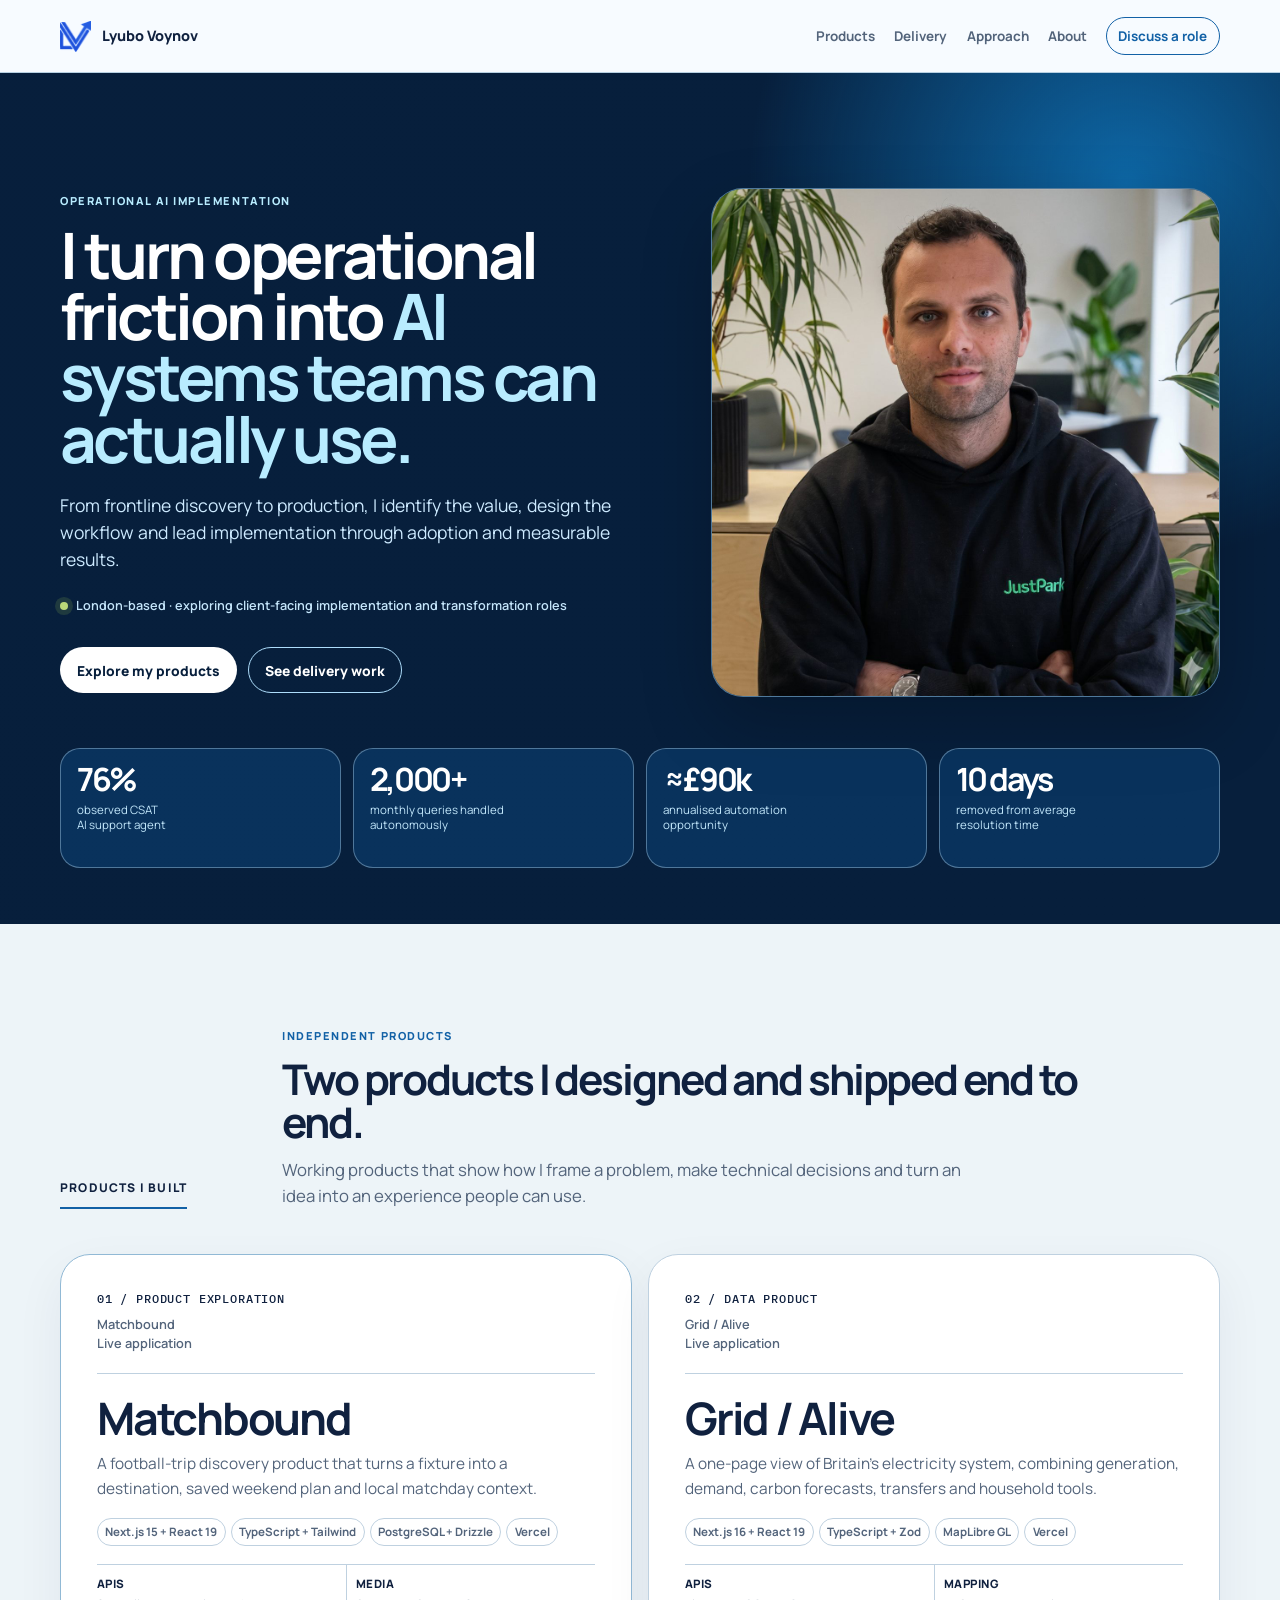
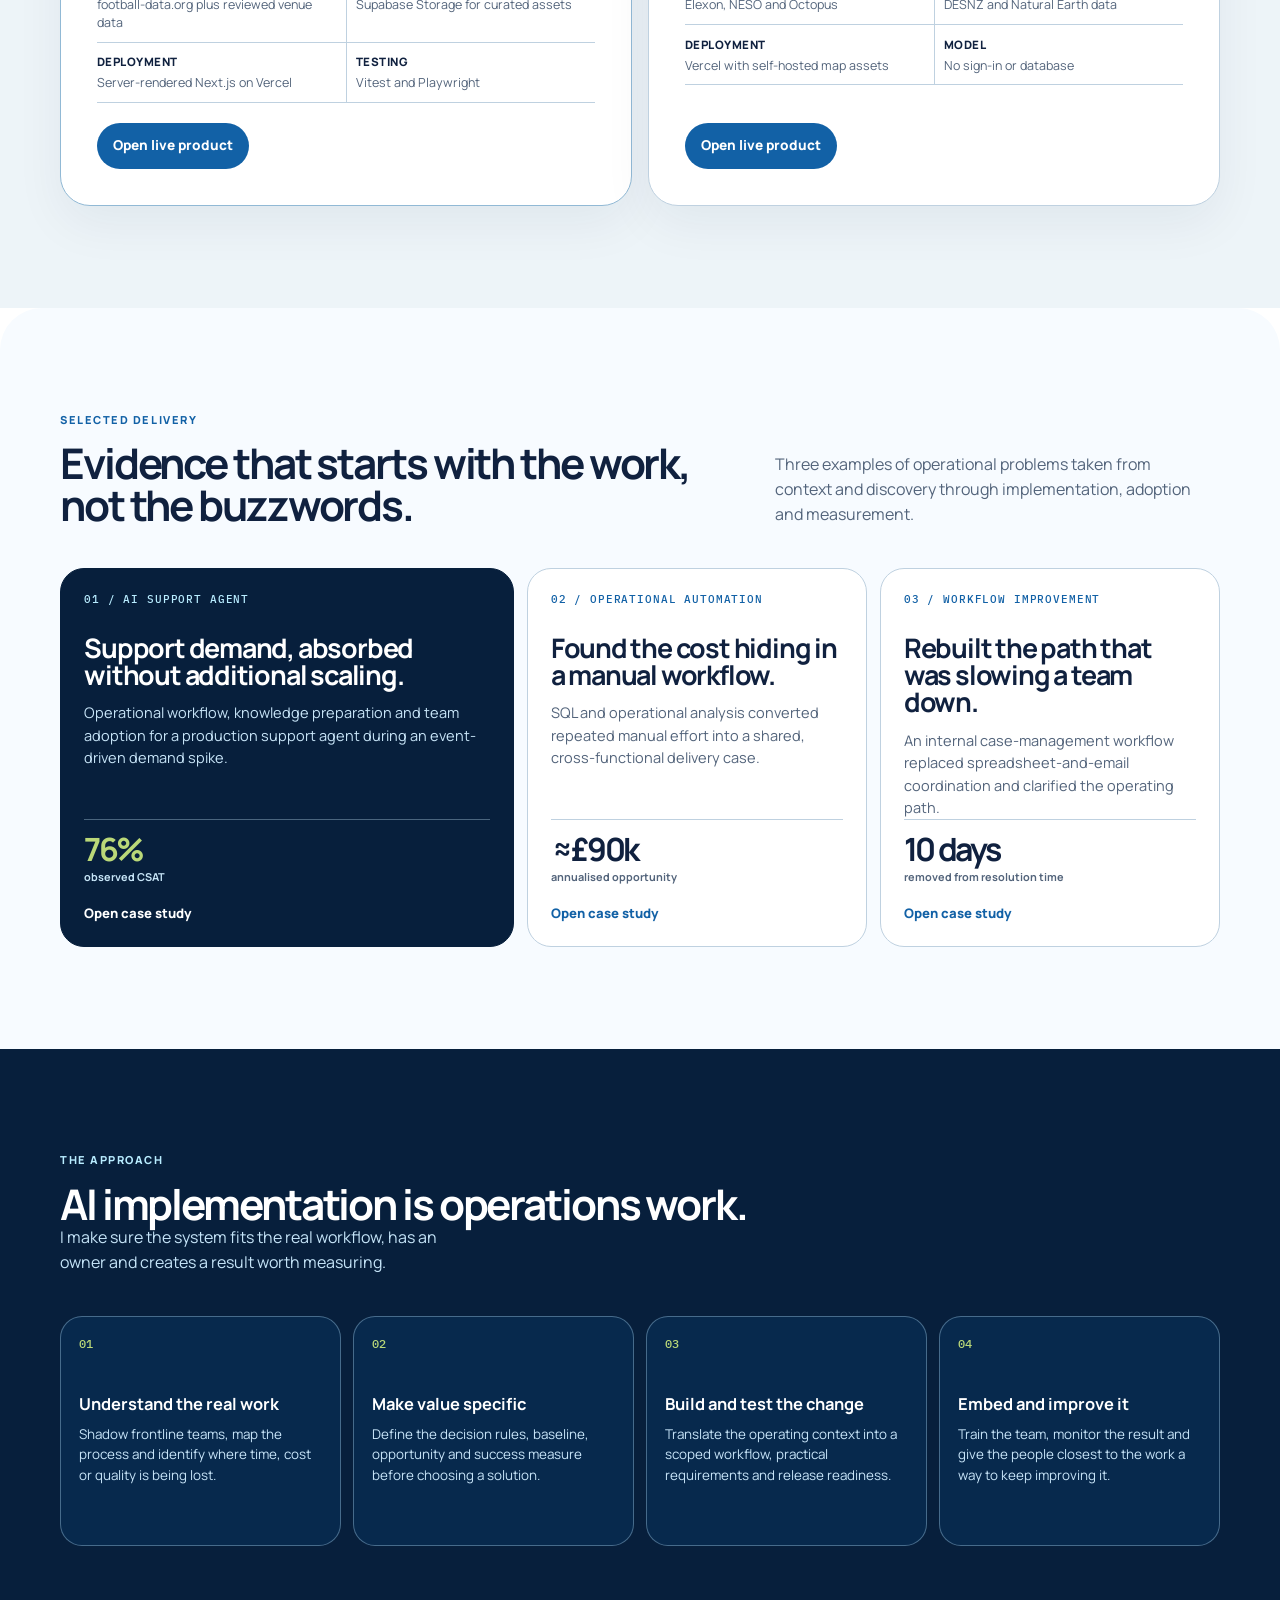
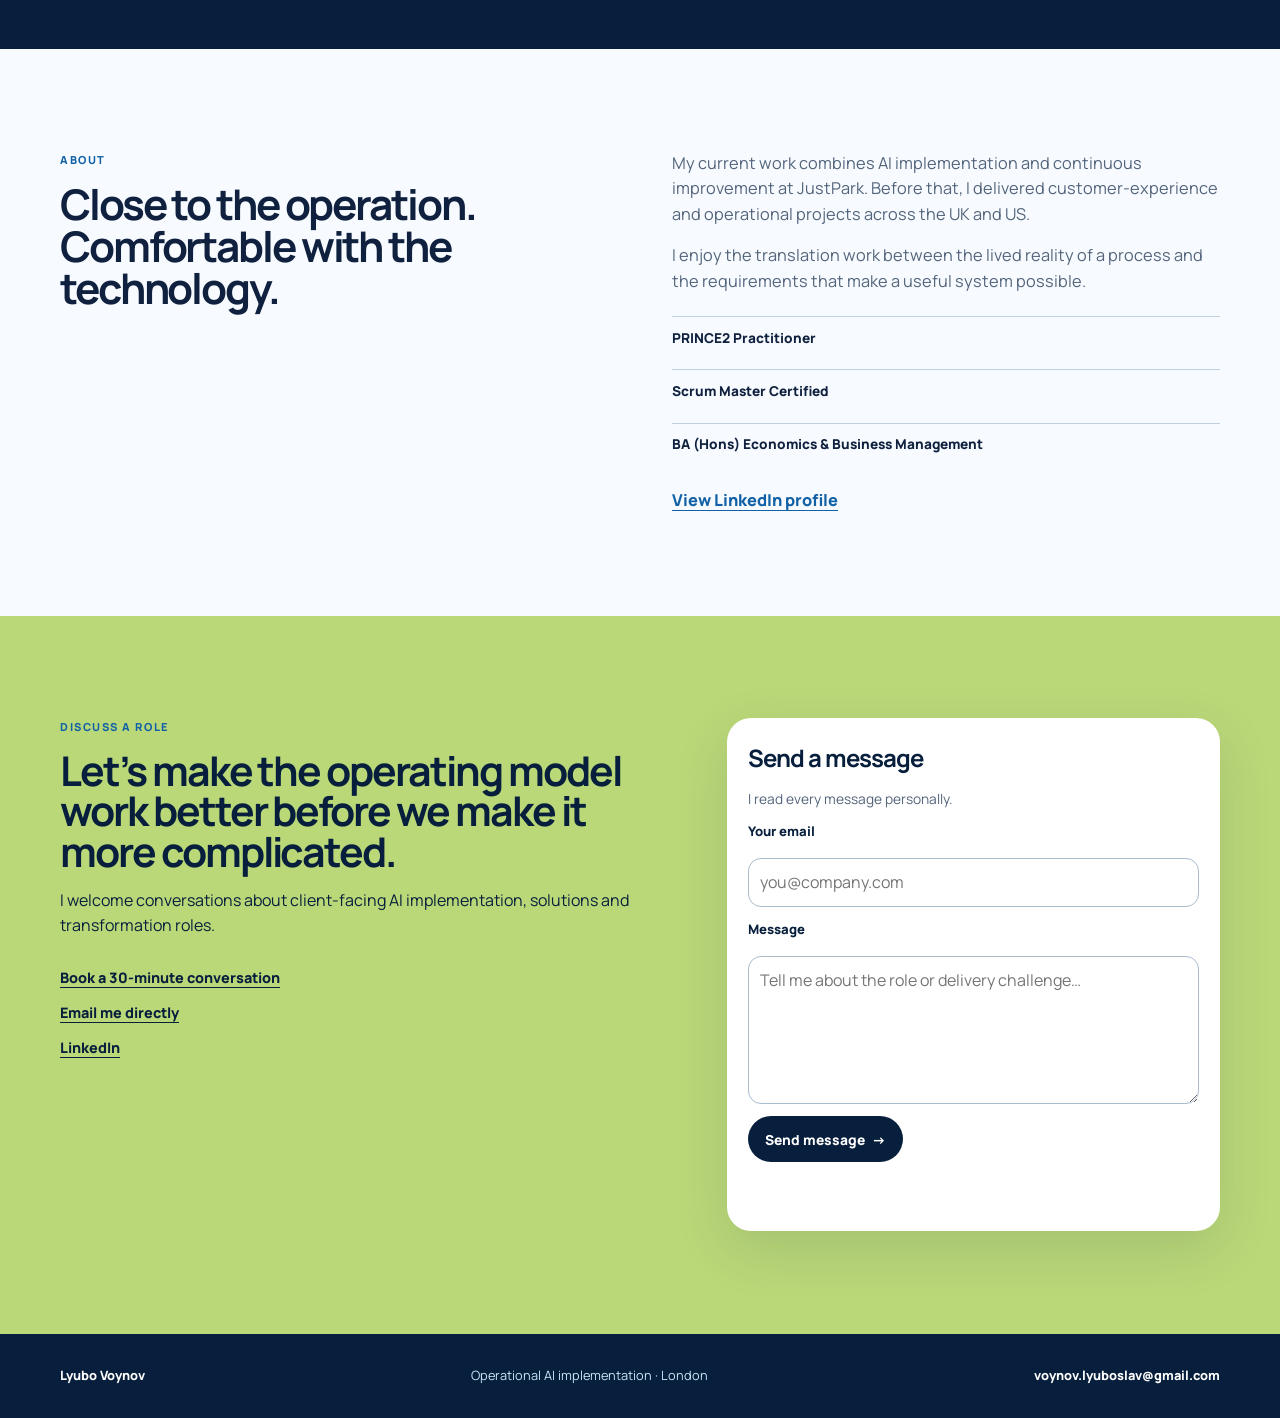
<file: index.html>
<!doctype html>
<html lang="en">
<head>
  <meta charset="utf-8">
  <meta name="viewport" content="width=device-width,initial-scale=1">
  <meta name="description" content="Lyubo Voynov delivers operational AI systems, workflow improvement and adoption that hold up in real teams.">
  <link rel="canonical" href="https://lyubovoynov.com/">
  <meta property="og:type" content="website">
  <meta property="og:url" content="https://lyubovoynov.com/">
  <meta property="og:title" content="Lyubo Voynov | Operational AI implementation">
  <meta property="og:description" content="Operational AI implementation, workflow design and team adoption.">
  <meta property="og:image" content="https://lyubovoynov.com/assets/images/og-image.png">
  <meta name="twitter:card" content="summary">
  <meta name="twitter:title" content="Lyubo Voynov | Operational AI implementation">
  <meta name="twitter:description" content="Operational AI implementation, workflow design and team adoption.">
  <meta name="twitter:image" content="https://lyubovoynov.com/assets/images/og-image.png">
  <title>Lyubo Voynov | Operational AI implementation</title>
  <link rel="icon" href="assets/icons/favicon-32.png">
  <link rel="apple-touch-icon" href="assets/icons/apple-touch-icon.png">
  <link rel="preconnect" href="https://fonts.googleapis.com">
  <link rel="preconnect" href="https://fonts.gstatic.com" crossorigin>
  <link href="https://fonts.googleapis.com/css2?family=IBM+Plex+Mono:wght@400;500&family=Manrope:wght@400;500;600;700;800&display=swap" rel="stylesheet">
  <link rel="stylesheet" href="css/styles.css">
  <script type="application/ld+json">{"@context":"https://schema.org","@type":"Person","name":"Lyubo Voynov","url":"https://lyubovoynov.com/","jobTitle":"Continuous Improvement and AI Implementation Manager","sameAs":["https://www.linkedin.com/in/lyubo-voynov-9899047b/"]}</script>
</head>
<body>
  <a class="skip-link" href="#main-content">Skip to main content</a>
  <nav class="nav" aria-label="Primary navigation">
    <div class="shell nav-inner">
      <a href="#top" class="logo" aria-label="Lyubo Voynov home"><img src="assets/icons/logo.png" alt=""><span>Lyubo Voynov</span></a>
      <button class="menu-button" type="button" aria-expanded="false" aria-controls="site-menu">Menu</button>
      <div class="nav-links" id="site-menu">
        <a href="#projects">Products</a>
        <a href="#work">Delivery</a>
        <a href="#approach">Approach</a>
        <a href="#about">About</a>
        <a class="nav-cta" href="#contact" data-event="contact_cta">Discuss a role</a>
      </div>
    </div>
  </nav>

  <main id="main-content">
    <header class="hero" id="top">
      <div class="shell">
        <div class="hero-grid">
          <div class="hero-copy">
            <p class="eyebrow">Operational AI implementation</p>
            <h1>I turn operational friction into <em>AI systems teams can actually use.</em></h1>
            <p class="lede">From frontline discovery to production, I identify the value, design the workflow and lead implementation through adoption and measurable results.</p>
            <p class="availability"><span></span>London-based · exploring client-facing implementation and transformation roles</p>
            <div class="actions">
              <a class="button primary" href="#projects">Explore my products</a>
              <a class="button secondary" href="#work">See delivery work</a>
            </div>
          </div>
          <figure class="hero-photo">
            <img src="assets/images/lyubo-voynov-hero.jpg" alt="Portrait of Lyubo Voynov" width="1200" height="1200">
          </figure>
        </div>
        <div class="proof" aria-label="Selected operational outcomes">
          <article><strong>76%</strong><span>observed CSAT<br>AI support agent</span></article>
          <article><strong>2,000+</strong><span>monthly queries handled<br>autonomously</span></article>
          <article><strong>≈£90k</strong><span>annualised automation<br>opportunity</span></article>
          <article><strong>10 days</strong><span>removed from average<br>resolution time</span></article>
        </div>
      </div>
    </header>

    <section class="section projects-section" id="projects">
      <div class="shell">
        <div class="project-heading">
          <p class="project-label">Products I built</p>
          <div><p class="eyebrow">Independent products</p><h2>Two products I designed and shipped end to end.</h2><p>Working products that show how I frame a problem, make technical decisions and turn an idea into an experience people can use.</p></div>
        </div>
        <div class="project-list">
          <article class="project-entry">
            <div class="project-index">01 / Product exploration<span>Matchbound<br>Live application</span></div>
            <div class="project-copy">
              <h3>Matchbound</h3>
              <p>A football-trip discovery product that turns a fixture into a destination, saved weekend plan and local matchday context.</p>
              <div class="stack"><span>Next.js 15 + React 19</span><span>TypeScript + Tailwind</span><span>PostgreSQL + Drizzle</span><span>Vercel</span></div>
              <dl class="product-details">
                <div><dt>APIs</dt><dd>football-data.org plus reviewed venue data</dd></div>
                <div><dt>Media</dt><dd>Supabase Storage for curated assets</dd></div>
                <div><dt>Deployment</dt><dd>Server-rendered Next.js on Vercel</dd></div>
                <div><dt>Testing</dt><dd>Vitest and Playwright</dd></div>
              </dl>
              <div class="project-links"><a href="https://matchbound.vercel.app" target="_blank" rel="noopener">Open live product</a></div>
            </div>
          </article>
          <article class="project-entry">
            <div class="project-index">02 / Data product<span>Grid / Alive<br>Live application</span></div>
            <div class="project-copy">
              <h3>Grid / Alive</h3>
              <p>A one-page view of Britain’s electricity system, combining generation, demand, carbon forecasts, transfers and household tools.</p>
              <div class="stack"><span>Next.js 16 + React 19</span><span>TypeScript + Zod</span><span>MapLibre GL</span><span>Vercel</span></div>
              <dl class="product-details">
                <div><dt>APIs</dt><dd>Elexon, NESO and Octopus</dd></div>
                <div><dt>Mapping</dt><dd>DESNZ and Natural Earth data</dd></div>
                <div><dt>Deployment</dt><dd>Vercel with self-hosted map assets</dd></div>
                <div><dt>Model</dt><dd>No sign-in or database</dd></div>
              </dl>
              <div class="project-links"><a href="https://grid-alive.vercel.app" target="_blank" rel="noopener">Open live product</a></div>
            </div>
          </article>
        </div>
      </div>
    </section>

    <section class="section work-section" id="work">
      <div class="shell">
        <div class="section-intro split-intro">
          <div>
            <p class="eyebrow">Selected delivery</p>
            <h2>Evidence that starts with the work, not the buzzwords.</h2>
          </div>
          <p>Three examples of operational problems taken from context and discovery through implementation, adoption and measurement.</p>
        </div>
        <div class="case-grid">
          <article class="case-card case-card-featured">
            <p class="case-tag">01 / AI support agent</p>
            <h3>Support demand, absorbed without additional scaling.</h3>
            <p>Operational workflow, knowledge preparation and team adoption for a production support agent during an event-driven demand spike.</p>
            <p class="case-metric">76%<span>observed CSAT</span></p>
            <button class="case-open" type="button" data-case-modal="case-ai" aria-haspopup="dialog" aria-controls="case-ai">Open case study</button>
          </article>
          <article class="case-card">
            <p class="case-tag">02 / Operational automation</p>
            <h3>Found the cost hiding in a manual workflow.</h3>
            <p>SQL and operational analysis converted repeated manual effort into a shared, cross-functional delivery case.</p>
            <p class="case-metric">≈£90k<span>annualised opportunity</span></p>
            <button class="case-open" type="button" data-case-modal="case-automation" aria-haspopup="dialog" aria-controls="case-automation">Open case study</button>
          </article>
          <article class="case-card">
            <p class="case-tag">03 / Workflow improvement</p>
            <h3>Rebuilt the path that was slowing a team down.</h3>
            <p>An internal case-management workflow replaced spreadsheet-and-email coordination and clarified the operating path.</p>
            <p class="case-metric">10 days<span>removed from resolution time</span></p>
            <button class="case-open" type="button" data-case-modal="case-workflow" aria-haspopup="dialog" aria-controls="case-workflow">Open case study</button>
          </article>
        </div>
      </div>
    </section>

    <dialog class="case-modal" id="case-ai" aria-labelledby="case-ai-title">
      <article>
        <header><p class="case-tag">Production AI support agent</p><button class="modal-close" type="button" aria-label="Close case study">×</button><h2 id="case-ai-title">Scaling event support without scaling the team.</h2><p>FIFA World Cup-related operations created a concentrated support spike. I built and deployed the operational support-agent workflow and its knowledge structure.</p></header>
        <div class="modal-facts"><span>2,000+ monthly queries handled autonomously</span><span>76% observed CSAT</span><span>Human-agent scaling frozen during the spike</span></div>
        <div class="modal-copy"><section><h3>What changed</h3><p>The agent handled a defined support scope with knowledge organised for the production workflow and escalation available where automation was not appropriate.</p></section><section><h3>My role</h3><p>I owned the operational implementation: workflow, knowledge preparation and adoption with the teams closest to the work.</p></section><section><h3>Measurement context</h3><p>The available record supports the observed result, but not its sample period, comparison group or cost saving - so those details are not inferred.</p></section></div>
        <a class="modal-route" href="/work/ai-support-agent/">Read the full case-study page</a>
      </article>
    </dialog>
    <dialog class="case-modal" id="case-automation" aria-labelledby="case-automation-title">
      <article>
        <header><p class="case-tag">Operational automation</p><button class="modal-close" type="button" aria-label="Close case study">×</button><h2 id="case-automation-title">Finding an avoidable bottleneck worth fixing.</h2><p>I used SQL and operational analysis to identify repeated manual effort, quantify the opportunity and turn it into a cross-functional delivery case.</p></header>
        <div class="modal-facts"><span>SQL and operational analysis</span><span>Engineering, CX and Finance coordination</span><span>≈£90k annualised opportunity</span></div>
        <div class="modal-copy"><section><h3>What changed</h3><p>The work moved an observed pain point into a scoped automation opportunity with a shared operational rationale.</p></section><section><h3>My role</h3><p>I quantified the opportunity and built the business case, then coordinated the teams needed to evaluate and deliver it.</p></section><section><h3>Measurement context</h3><p>This is an annualised estimate, not realised savings. Its estimation basis and post-launch validation are not specified in the record.</p></section></div>
        <a class="modal-route" href="/work/operational-automation/">Read the full case-study page</a>
      </article>
    </dialog>
    <dialog class="case-modal" id="case-workflow" aria-labelledby="case-workflow-title">
      <article>
        <header><p class="case-tag">Internal workflow improvement</p><button class="modal-close" type="button" aria-label="Close case study">×</button><h2 id="case-workflow-title">Replacing a 20+ day spreadsheet-and-email process.</h2><p>I designed and built an internal case-management workflow, then partnered with technical teams to productionise it.</p></header>
        <div class="modal-facts"><span>20+ day starting resolution process</span><span>≈10 days removed</span><span>80%+ productivity improvement</span></div>
        <div class="modal-copy"><section><h3>What changed</h3><p>The new workflow replaced spreadsheet-and-email coordination with an internal tool and a clearer operating path for cases.</p></section><section><h3>My role</h3><p>I designed and built the workflow around the operational process, then worked with technical teams to productionise it.</p></section><section><h3>Measurement context</h3><p>The figures apply to this workflow, not the AI support agent. A fuller productivity calculation is not available, so no extra precision is claimed.</p></section></div>
        <a class="modal-route" href="/work/case-management-workflow/">Read the full case-study page</a>
      </article>
    </dialog>

    <section class="section approach-section" id="approach">
      <div class="shell">
        <div class="section-intro"><p class="eyebrow">The approach</p><h2>AI implementation is operations work.</h2><p>I make sure the system fits the real workflow, has an owner and creates a result worth measuring.</p></div>
        <ol class="approach-list">
          <li><span>01</span><div><h3>Understand the real work</h3><p>Shadow frontline teams, map the process and identify where time, cost or quality is being lost.</p></div></li>
          <li><span>02</span><div><h3>Make value specific</h3><p>Define the decision rules, baseline, opportunity and success measure before choosing a solution.</p></div></li>
          <li><span>03</span><div><h3>Build and test the change</h3><p>Translate the operating context into a scoped workflow, practical requirements and release readiness.</p></div></li>
          <li><span>04</span><div><h3>Embed and improve it</h3><p>Train the team, monitor the result and give the people closest to the work a way to keep improving it.</p></div></li>
        </ol>
      </div>
    </section>

    <section class="section about-section" id="about">
      <div class="shell about-grid">
        <div><p class="eyebrow">About</p><h2>Close to the operation. Comfortable with the technology.</h2></div>
        <div><p>My current work combines AI implementation and continuous improvement at JustPark. Before that, I delivered customer-experience and operational projects across the UK and US.</p><p>I enjoy the translation work between the lived reality of a process and the requirements that make a useful system possible.</p><div class="credentials"><span>PRINCE2 Practitioner</span><span>Scrum Master Certified</span><span>BA (Hons) Economics &amp; Business Management</span></div><a class="text-link" href="https://www.linkedin.com/in/lyubo-voynov-9899047b/" target="_blank" rel="noopener">View LinkedIn profile</a></div>
      </div>
    </section>

    <section class="contact" id="contact">
      <div class="shell contact-grid">
        <div><p class="eyebrow">Discuss a role</p><h2>Let’s make the operating model work better before we make it more complicated.</h2><p>I welcome conversations about client-facing AI implementation, solutions and transformation roles.</p><div class="contact-links"><a href="https://calendly.com/voynov-lyuboslav" target="_blank" rel="noopener" data-event="schedule_click">Book a 30-minute conversation</a><a href="mailto:voynov.lyuboslav@gmail.com" data-event="email_click">Email me directly</a><a href="https://www.linkedin.com/in/lyubo-voynov-9899047b/" target="_blank" rel="noopener">LinkedIn</a></div></div>
        <form class="form" id="contactForm" novalidate><h3>Send a message</h3><p>I read every message personally.</p><label for="cf-email">Your email</label><input id="cf-email" name="email" type="email" autocomplete="email" placeholder="you@company.com" required><label for="cf-msg">Message</label><textarea id="cf-msg" name="message" rows="5" placeholder="Tell me about the role or delivery challenge…" required></textarea><button class="button primary" type="submit"><span class="cf-btn-text">Send message</span> <span aria-hidden="true">→</span></button><p id="cfSuccess" class="status" aria-live="polite"></p><p id="cfError" class="error" role="alert"></p></form>
      </div>
    </section>
  </main>
  <footer><div class="shell footer"><a href="#top">Lyubo Voynov</a><span>Operational AI implementation · London</span><a href="mailto:voynov.lyuboslav@gmail.com">voynov.lyuboslav@gmail.com</a></div></footer>
  <script src="js/main.js"></script>
</body>
</html>
</file>
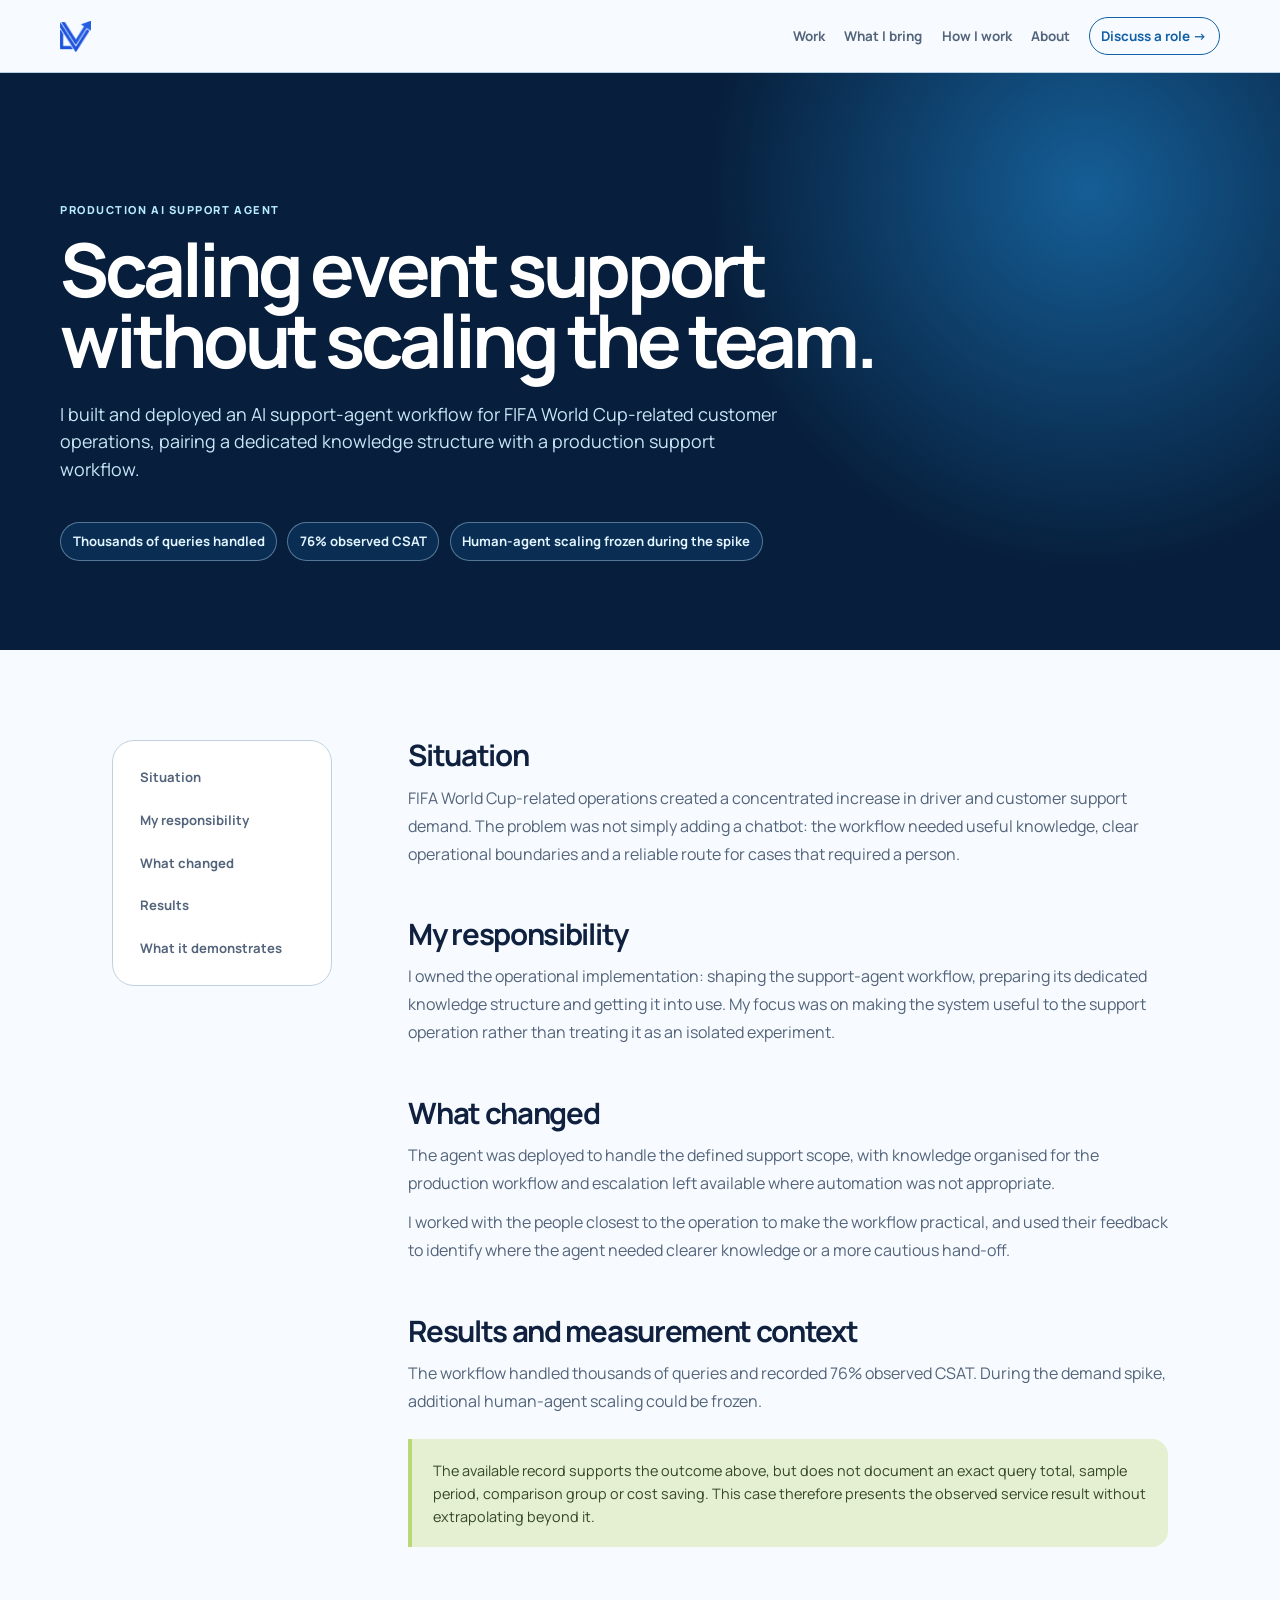
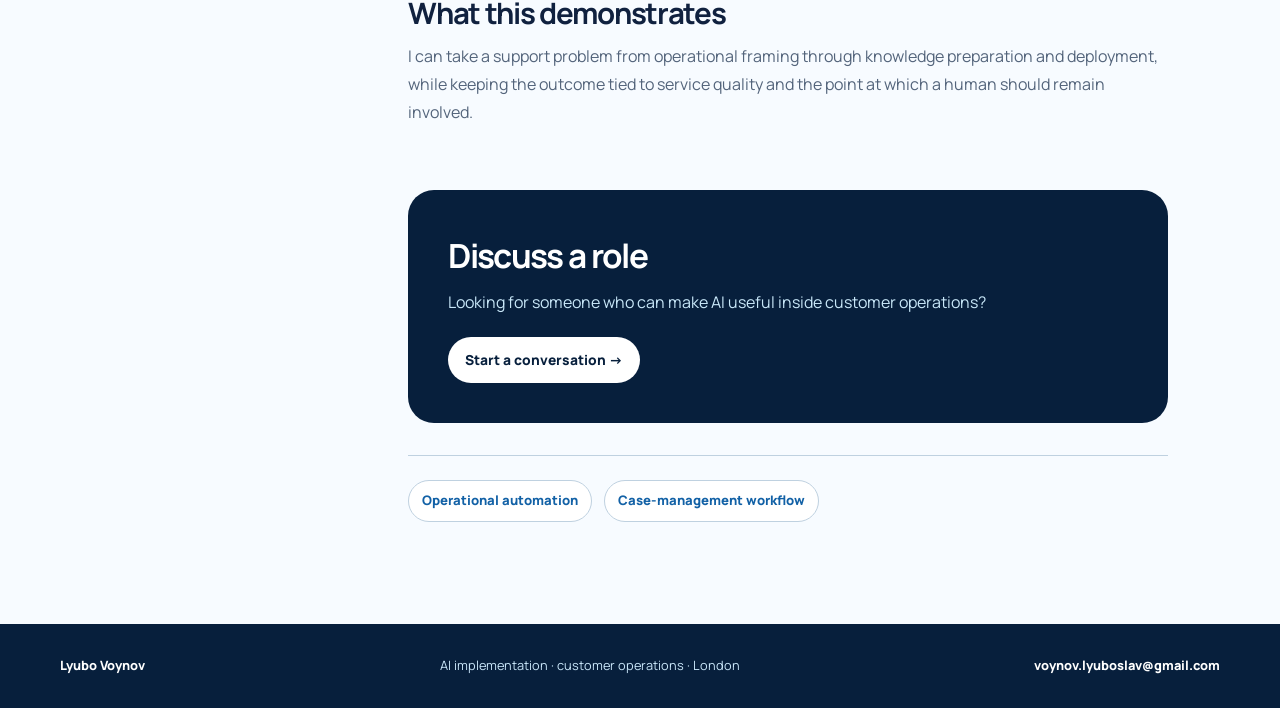
<file: work/ai-support-agent/index.html>
<!doctype html><html lang="en"><head><meta charset="utf-8"><meta name="viewport" content="width=device-width,initial-scale=1"><title>Production AI support agent | Lyubo Voynov</title><meta name="description" content="How Lyubo Voynov implemented an AI support-agent workflow for a FIFA World Cup-related support spike."><link rel="canonical" href="https://lyubovoynov.com/work/ai-support-agent/"><meta property="og:type" content="article"><meta property="og:title" content="Production AI support agent | Lyubo Voynov"><meta property="og:description" content="A production support workflow designed for a concentrated, event-related demand spike."><meta property="og:url" content="https://lyubovoynov.com/work/ai-support-agent/"><meta property="og:image" content="https://lyubovoynov.com/assets/images/og-image.png"><meta name="twitter:card" content="summary"><link rel="icon" href="../../assets/icons/favicon-32.png"><link rel="stylesheet" href="../../css/styles.css"></head><body class="case-page"><a class="skip-link" href="#main-content">Skip to main content</a><nav class="nav" aria-label="Primary navigation"><div class="shell nav-inner"><a href="../../" class="logo" aria-label="Lyubo Voynov home"><img src="../../assets/icons/logo.png" alt=""></a><button class="menu-button" type="button" aria-expanded="false" aria-controls="site-menu">Menu</button><div class="nav-links" id="site-menu"><a href="../../#work">Work</a><a href="../../#bring">What I bring</a><a href="../../#process">How I work</a><a href="../../#about">About</a><a class="nav-cta" href="../../#contact" data-event="contact_cta">Discuss a role →</a></div></div></nav><main id="main-content"><header class="case-hero"><div class="shell"><p class="eyebrow">Production AI support agent</p><h1>Scaling event support without scaling the team.</h1><p class="case-lede">I built and deployed an AI support-agent workflow for FIFA World Cup-related customer operations, pairing a dedicated knowledge structure with a production support workflow.</p><ul class="case-facts"><li>Thousands of queries handled</li><li>76% observed CSAT</li><li>Human-agent scaling frozen during the spike</li></ul></div></header><div class="shell case-layout"><aside class="case-aside" aria-label="Case study sections"><a href="#situation">Situation</a><a href="#ownership">My responsibility</a><a href="#change">What changed</a><a href="#results">Results</a><a href="#demonstrates">What it demonstrates</a></aside><article class="case-content"><h2 id="situation">Situation</h2><p>FIFA World Cup-related operations created a concentrated increase in driver and customer support demand. The problem was not simply adding a chatbot: the workflow needed useful knowledge, clear operational boundaries and a reliable route for cases that required a person.</p><h2 id="ownership">My responsibility</h2><p>I owned the operational implementation: shaping the support-agent workflow, preparing its dedicated knowledge structure and getting it into use. My focus was on making the system useful to the support operation rather than treating it as an isolated experiment.</p><h2 id="change">What changed</h2><p>The agent was deployed to handle the defined support scope, with knowledge organised for the production workflow and escalation left available where automation was not appropriate.</p><p>I worked with the people closest to the operation to make the workflow practical, and used their feedback to identify where the agent needed clearer knowledge or a more cautious hand-off.</p><h2 id="results">Results and measurement context</h2><p>The workflow handled thousands of queries and recorded 76% observed CSAT. During the demand spike, additional human-agent scaling could be frozen.</p><div class="case-note">The available record supports the outcome above, but does not document an exact query total, sample period, comparison group or cost saving. This case therefore presents the observed service result without extrapolating beyond it.</div><h2 id="demonstrates">What this demonstrates</h2><p>I can take a support problem from operational framing through knowledge preparation and deployment, while keeping the outcome tied to service quality and the point at which a human should remain involved.</p><section class="case-cta"><h2>Discuss a role</h2><p>Looking for someone who can make AI useful inside customer operations?</p><a class="button primary" href="../../#contact" data-event="case_ai_contact">Start a conversation →</a></section><nav class="other-work" aria-label="Other case studies"><a href="../operational-automation/">Operational automation</a><a href="../case-management-workflow/">Case-management workflow</a></nav></article></div></main><footer><div class="shell footer"><a href="../../">Lyubo Voynov</a><span>AI implementation · customer operations · London</span><a href="mailto:voynov.lyuboslav@gmail.com">voynov.lyuboslav@gmail.com</a></div></footer><script src="../../js/main.js"></script></body></html>
</file>
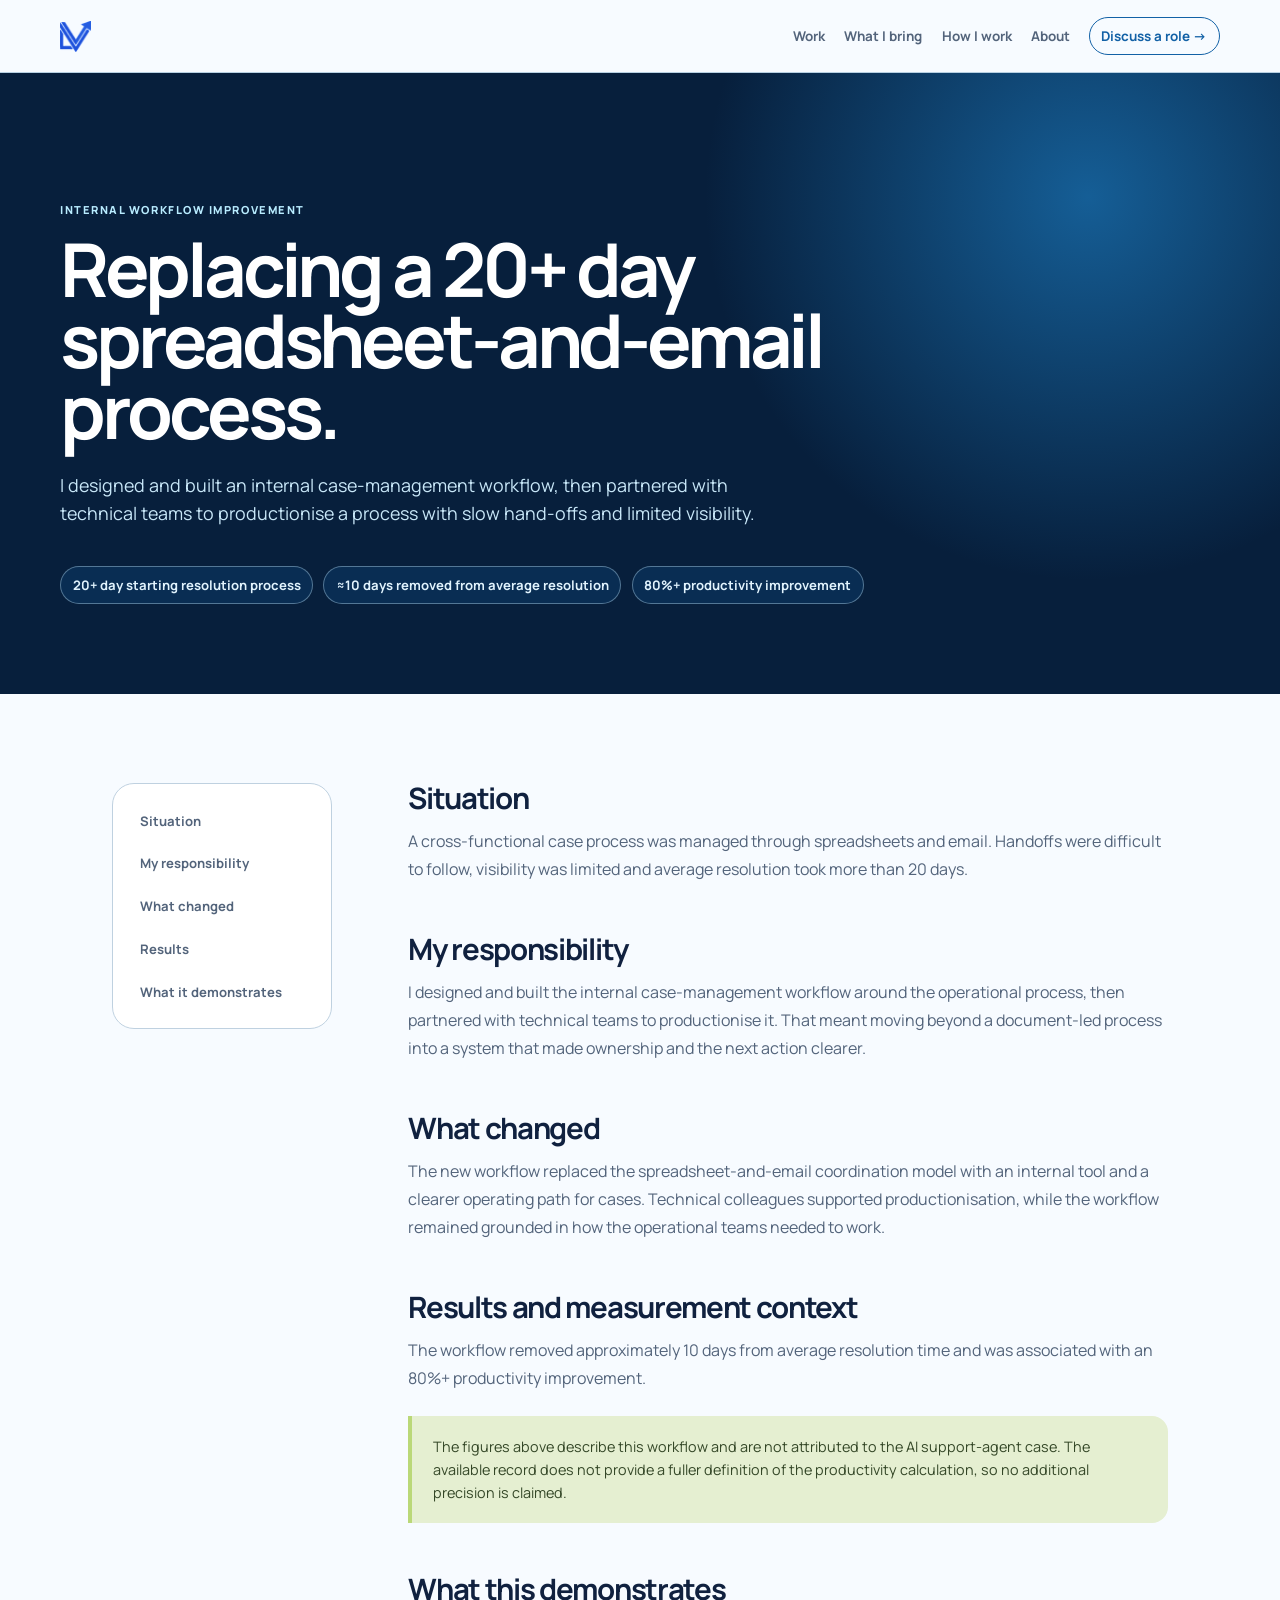
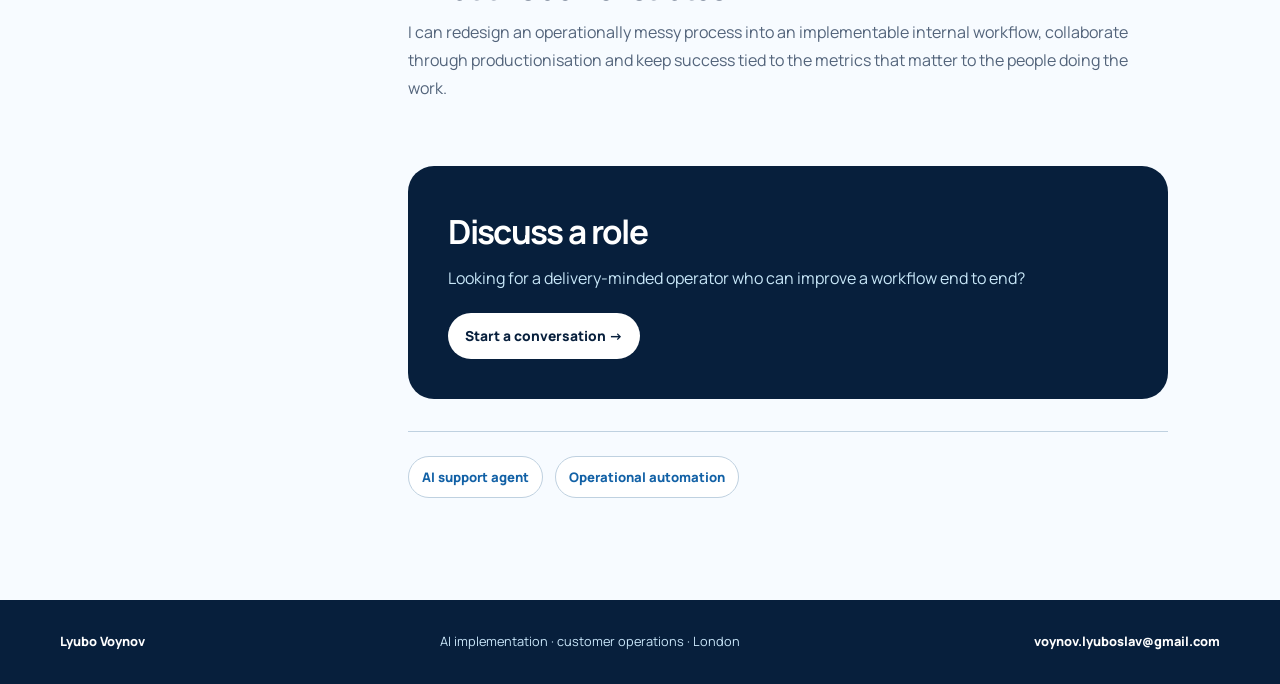
<file: work/case-management-workflow/index.html>
<!doctype html><html lang="en"><head><meta charset="utf-8"><meta name="viewport" content="width=device-width,initial-scale=1"><title>Case-management workflow | Lyubo Voynov</title><meta name="description" content="How Lyubo Voynov redesigned a spreadsheet-and-email case workflow into an internal production tool."><link rel="canonical" href="https://lyubovoynov.com/work/case-management-workflow/"><meta property="og:type" content="article"><meta property="og:title" content="Case-management workflow | Lyubo Voynov"><meta property="og:description" content="Replacing a 20+ day spreadsheet-and-email workflow with a productionised internal case-management tool."><meta property="og:url" content="https://lyubovoynov.com/work/case-management-workflow/"><meta property="og:image" content="https://lyubovoynov.com/assets/images/og-image.png"><meta name="twitter:card" content="summary"><link rel="icon" href="../../assets/icons/favicon-32.png"><link rel="stylesheet" href="../../css/styles.css"></head><body class="case-page"><a class="skip-link" href="#main-content">Skip to main content</a><nav class="nav" aria-label="Primary navigation"><div class="shell nav-inner"><a href="../../" class="logo" aria-label="Lyubo Voynov home"><img src="../../assets/icons/logo.png" alt=""></a><button class="menu-button" type="button" aria-expanded="false" aria-controls="site-menu">Menu</button><div class="nav-links" id="site-menu"><a href="../../#work">Work</a><a href="../../#bring">What I bring</a><a href="../../#process">How I work</a><a href="../../#about">About</a><a class="nav-cta" href="../../#contact" data-event="contact_cta">Discuss a role →</a></div></div></nav><main id="main-content"><header class="case-hero"><div class="shell"><p class="eyebrow">Internal workflow improvement</p><h1>Replacing a 20+ day spreadsheet-and-email process.</h1><p class="case-lede">I designed and built an internal case-management workflow, then partnered with technical teams to productionise a process with slow hand-offs and limited visibility.</p><ul class="case-facts"><li>20+ day starting resolution process</li><li>≈10 days removed from average resolution</li><li>80%+ productivity improvement</li></ul></div></header><div class="shell case-layout"><aside class="case-aside" aria-label="Case study sections"><a href="#situation">Situation</a><a href="#ownership">My responsibility</a><a href="#change">What changed</a><a href="#results">Results</a><a href="#demonstrates">What it demonstrates</a></aside><article class="case-content"><h2 id="situation">Situation</h2><p>A cross-functional case process was managed through spreadsheets and email. Handoffs were difficult to follow, visibility was limited and average resolution took more than 20 days.</p><h2 id="ownership">My responsibility</h2><p>I designed and built the internal case-management workflow around the operational process, then partnered with technical teams to productionise it. That meant moving beyond a document-led process into a system that made ownership and the next action clearer.</p><h2 id="change">What changed</h2><p>The new workflow replaced the spreadsheet-and-email coordination model with an internal tool and a clearer operating path for cases. Technical colleagues supported productionisation, while the workflow remained grounded in how the operational teams needed to work.</p><h2 id="results">Results and measurement context</h2><p>The workflow removed approximately 10 days from average resolution time and was associated with an 80%+ productivity improvement.</p><div class="case-note">The figures above describe this workflow and are not attributed to the AI support-agent case. The available record does not provide a fuller definition of the productivity calculation, so no additional precision is claimed.</div><h2 id="demonstrates">What this demonstrates</h2><p>I can redesign an operationally messy process into an implementable internal workflow, collaborate through productionisation and keep success tied to the metrics that matter to the people doing the work.</p><section class="case-cta"><h2>Discuss a role</h2><p>Looking for a delivery-minded operator who can improve a workflow end to end?</p><a class="button primary" href="../../#contact" data-event="case_management_contact">Start a conversation →</a></section><nav class="other-work" aria-label="Other case studies"><a href="../ai-support-agent/">AI support agent</a><a href="../operational-automation/">Operational automation</a></nav></article></div></main><footer><div class="shell footer"><a href="../../">Lyubo Voynov</a><span>AI implementation · customer operations · London</span><a href="mailto:voynov.lyuboslav@gmail.com">voynov.lyuboslav@gmail.com</a></div></footer><script src="../../js/main.js"></script></body></html>
</file>
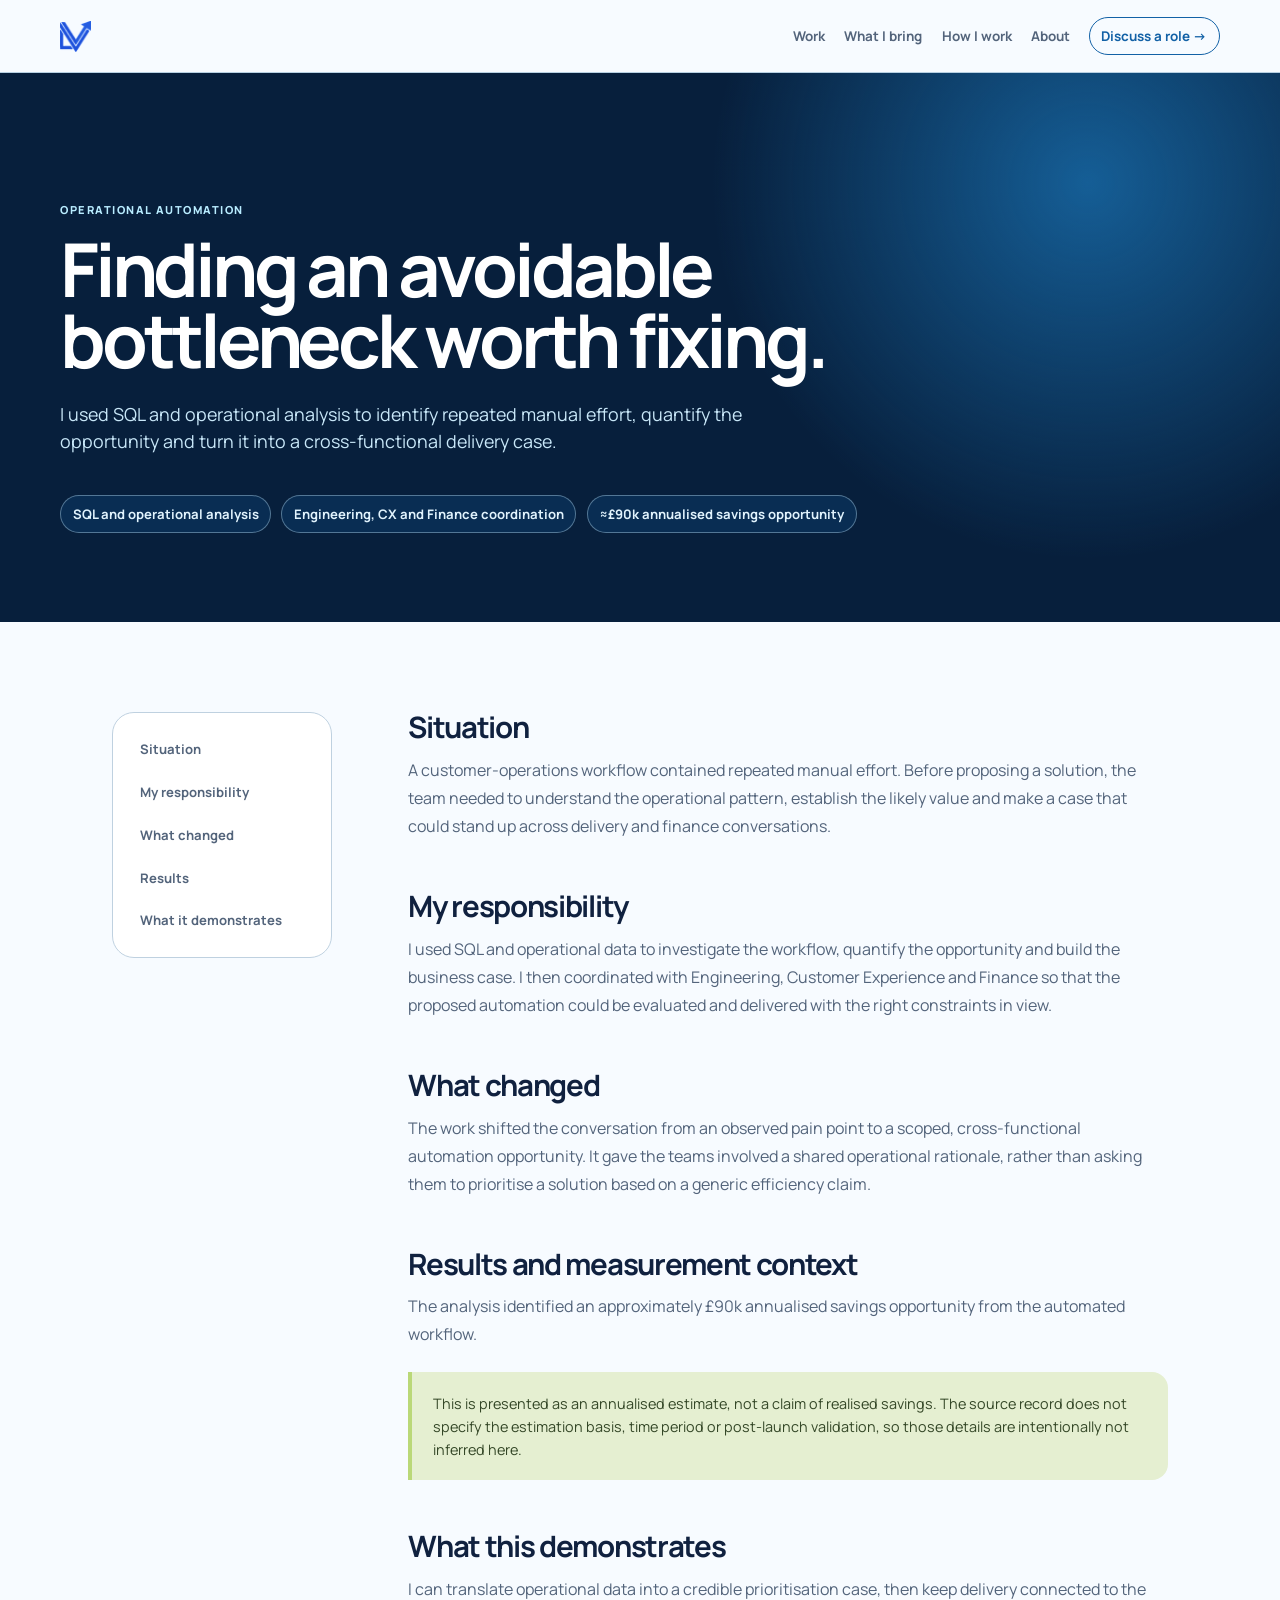
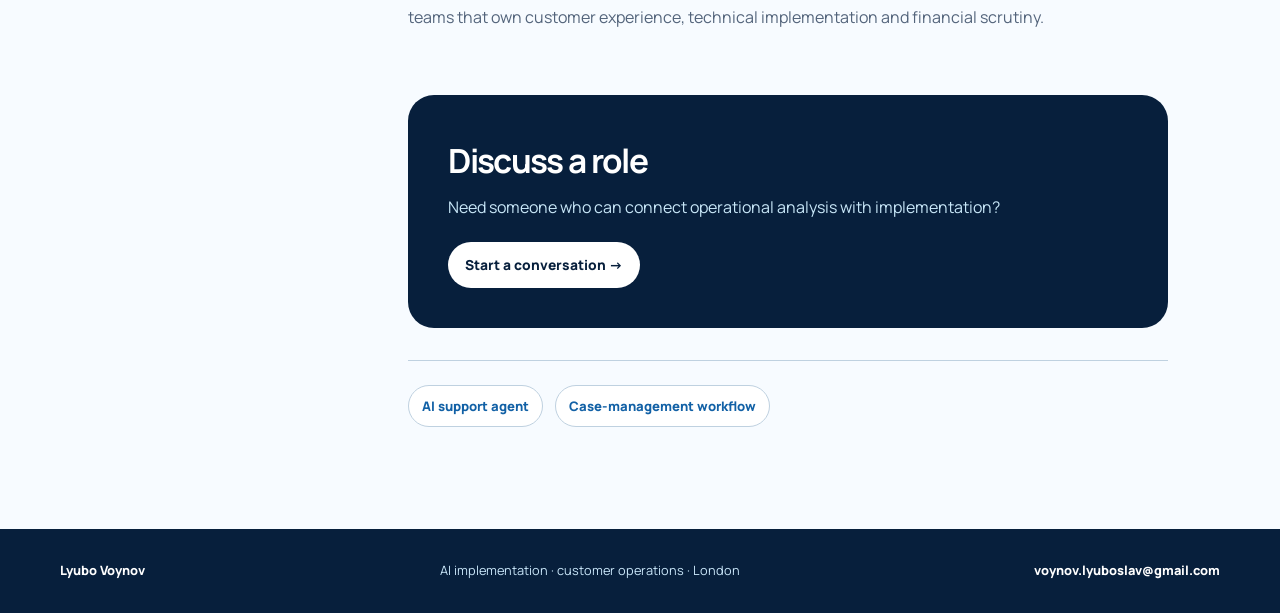
<file: work/operational-automation/index.html>
<!doctype html><html lang="en"><head><meta charset="utf-8"><meta name="viewport" content="width=device-width,initial-scale=1"><title>Operational automation | Lyubo Voynov</title><meta name="description" content="How Lyubo Voynov used SQL and operational analysis to identify and coordinate a customer-operations automation opportunity."><link rel="canonical" href="https://lyubovoynov.com/work/operational-automation/"><meta property="og:type" content="article"><meta property="og:title" content="Operational automation | Lyubo Voynov"><meta property="og:description" content="Turning operational analysis into an automation business case and delivery plan."><meta property="og:url" content="https://lyubovoynov.com/work/operational-automation/"><meta property="og:image" content="https://lyubovoynov.com/assets/images/og-image.png"><meta name="twitter:card" content="summary"><link rel="icon" href="../../assets/icons/favicon-32.png"><link rel="stylesheet" href="../../css/styles.css"></head><body class="case-page"><a class="skip-link" href="#main-content">Skip to main content</a><nav class="nav" aria-label="Primary navigation"><div class="shell nav-inner"><a href="../../" class="logo" aria-label="Lyubo Voynov home"><img src="../../assets/icons/logo.png" alt=""></a><button class="menu-button" type="button" aria-expanded="false" aria-controls="site-menu">Menu</button><div class="nav-links" id="site-menu"><a href="../../#work">Work</a><a href="../../#bring">What I bring</a><a href="../../#process">How I work</a><a href="../../#about">About</a><a class="nav-cta" href="../../#contact" data-event="contact_cta">Discuss a role →</a></div></div></nav><main id="main-content"><header class="case-hero"><div class="shell"><p class="eyebrow">Operational automation</p><h1>Finding an avoidable bottleneck worth fixing.</h1><p class="case-lede">I used SQL and operational analysis to identify repeated manual effort, quantify the opportunity and turn it into a cross-functional delivery case.</p><ul class="case-facts"><li>SQL and operational analysis</li><li>Engineering, CX and Finance coordination</li><li>≈£90k annualised savings opportunity</li></ul></div></header><div class="shell case-layout"><aside class="case-aside" aria-label="Case study sections"><a href="#situation">Situation</a><a href="#ownership">My responsibility</a><a href="#change">What changed</a><a href="#results">Results</a><a href="#demonstrates">What it demonstrates</a></aside><article class="case-content"><h2 id="situation">Situation</h2><p>A customer-operations workflow contained repeated manual effort. Before proposing a solution, the team needed to understand the operational pattern, establish the likely value and make a case that could stand up across delivery and finance conversations.</p><h2 id="ownership">My responsibility</h2><p>I used SQL and operational data to investigate the workflow, quantify the opportunity and build the business case. I then coordinated with Engineering, Customer Experience and Finance so that the proposed automation could be evaluated and delivered with the right constraints in view.</p><h2 id="change">What changed</h2><p>The work shifted the conversation from an observed pain point to a scoped, cross-functional automation opportunity. It gave the teams involved a shared operational rationale, rather than asking them to prioritise a solution based on a generic efficiency claim.</p><h2 id="results">Results and measurement context</h2><p>The analysis identified an approximately £90k annualised savings opportunity from the automated workflow.</p><div class="case-note">This is presented as an annualised estimate, not a claim of realised savings. The source record does not specify the estimation basis, time period or post-launch validation, so those details are intentionally not inferred here.</div><h2 id="demonstrates">What this demonstrates</h2><p>I can translate operational data into a credible prioritisation case, then keep delivery connected to the teams that own customer experience, technical implementation and financial scrutiny.</p><section class="case-cta"><h2>Discuss a role</h2><p>Need someone who can connect operational analysis with implementation?</p><a class="button primary" href="../../#contact" data-event="case_automation_contact">Start a conversation →</a></section><nav class="other-work" aria-label="Other case studies"><a href="../ai-support-agent/">AI support agent</a><a href="../case-management-workflow/">Case-management workflow</a></nav></article></div></main><footer><div class="shell footer"><a href="../../">Lyubo Voynov</a><span>AI implementation · customer operations · London</span><a href="mailto:voynov.lyuboslav@gmail.com">voynov.lyuboslav@gmail.com</a></div></footer><script src="../../js/main.js"></script></body></html>
</file>
<file: css/styles.css>
@import url('https://fonts.googleapis.com/css2?family=IBM+Plex+Mono:wght@400;500&family=Manrope:wght@400;500;600;700;800&display=swap');
:root{--navy:#071f3c;--ink:#10213f;--blue:#1261a6;--sky:#b8ecff;--paper:#f7fbff;--white:#fff;--line:#bfd1e0;--muted:#53647b;--lime:#bad878;--lime-soft:#e5efd1;--sans:"Manrope",ui-sans-serif,system-ui,sans-serif;--mono:"IBM Plex Mono",ui-monospace,monospace}
*{box-sizing:border-box}html{scroll-behavior:smooth}body{margin:0;background:#fff;color:var(--ink);font:16px/1.55 var(--sans)}a{color:inherit}.shell{width:min(1160px,calc(100% - 48px));margin:auto}.skip-link{position:absolute;left:-999px;top:0;z-index:100;background:var(--lime);color:var(--navy);padding:.7rem 1rem;font-weight:800}.skip-link:focus{left:1rem;top:1rem}:focus-visible{outline:3px solid #f7b94b;outline-offset:3px}
.nav{position:sticky;top:0;z-index:20;border-bottom:1px solid #b7d0e2;background:rgba(247,251,255,.94);backdrop-filter:blur(15px)}.nav-inner{display:flex;min-height:72px;align-items:center;justify-content:space-between;gap:1rem}.logo{display:flex;align-items:center;gap:.68rem;font-size:.9rem;font-weight:800;text-decoration:none}.logo img{width:31px;height:31px}.menu-button{display:none;border:0;background:transparent;color:var(--ink);font:700 .9rem var(--sans);padding:.6rem}.nav-links{display:flex;align-items:center;gap:1.2rem;font-size:.84rem;font-weight:700}.nav-links a{color:var(--muted);text-decoration:none}.nav-links a:hover{color:var(--blue)}.nav-cta{padding:.48rem .72rem;border:1px solid var(--blue);border-radius:999px;color:var(--blue)!important}
.hero{position:relative;overflow:hidden;background:radial-gradient(circle at 88% 13%,#0f77bd 0,transparent 28%),var(--navy);color:#fff}.hero:before{content:"";position:absolute;inset:0;background:linear-gradient(118deg,rgba(4,27,57,.03),rgba(7,31,60,.25))}.hero .shell{position:relative}.hero-grid{display:grid;grid-template-columns:1.06fr .94fr;gap:clamp(2rem,6vw,5rem);align-items:center;min-height:590px;padding:clamp(4rem,9vw,7.9rem) 0 3.2rem}.eyebrow{margin:0 0 .9rem;color:var(--blue);font-size:.69rem;font-weight:800;letter-spacing:.14em;text-transform:uppercase}.hero .eyebrow{color:var(--sky)}.hero h1{max-width:760px;margin:0;font-size:clamp(3.1rem,6.1vw,6.25rem);font-weight:700;letter-spacing:-.078em;line-height:.91}.hero h1 em{color:var(--sky);font-style:normal}.lede{max-width:560px;margin:1.4rem 0;color:#cdeaff;font-size:clamp(1.03rem,1.8vw,1.2rem);line-height:1.55}.availability{display:flex;gap:.5rem;align-items:center;margin:1.2rem 0 0;color:#c5e6fb;font-size:.79rem;font-weight:600}.availability span{display:block;width:8px;height:8px;border-radius:50%;background:var(--lime);box-shadow:0 0 0 5px rgba(202,255,87,.12)}.actions{display:flex;flex-wrap:wrap;gap:.7rem;margin-top:2rem}.button{display:inline-flex;align-items:center;justify-content:center;gap:.45rem;min-height:46px;padding:.72rem 1rem;border:1px solid transparent;border-radius:999px;font:800 .86rem var(--sans);text-decoration:none;cursor:pointer;transition:transform 160ms ease,background-color 160ms ease}.button:hover{transform:translateY(-1px)}.primary{background:#fff;color:var(--navy)}.secondary{border-color:#adddfb;color:#fff}.hero-photo{min-height:425px;margin:0;overflow:hidden;border:1px solid rgba(182,229,255,.4);border-radius:32px;background:#0a3158;box-shadow:0 28px 70px rgba(0,0,0,.22)}.hero-photo img{display:block;width:100%;height:100%;object-fit:cover;object-position:center top}.proof{display:grid;grid-template-columns:repeat(4,1fr);gap:.72rem;padding:0 0 3.5rem}.proof article{min-height:120px;padding:1rem;border:1px solid rgba(195,232,255,.38);border-radius:20px;background:rgba(15,90,156,.34)}.proof strong{display:block;font-size:clamp(1.75rem,3.2vw,2.35rem);font-weight:700;letter-spacing:-.075em;line-height:.88}.proof span{display:block;margin-top:.5rem;color:#c1e6fa;font-size:.72rem;line-height:1.35}
.section{padding:clamp(4rem,8vw,7rem) 0}.work-section{position:relative;z-index:2;margin-top:0;border-radius:42px 42px 0 0;background:var(--paper)}.section-intro{max-width:740px;margin-bottom:2.6rem}.split-intro{display:grid;grid-template-columns:1.2fr .8fr;max-width:none;gap:3rem;align-items:end}.section h2{max-width:760px;margin:0;font-size:clamp(2.35rem,4vw,4.1rem);font-weight:700;letter-spacing:-.072em;line-height:.96}.section-intro>p:last-child,.split-intro>p{max-width:420px;margin:0;color:var(--muted);font-size:1rem}.case-grid{display:grid;grid-template-columns:1.2fr .9fr .9fr;gap:.8rem}.case-card{display:flex;min-height:360px;flex-direction:column;padding:1.45rem;border:1px solid var(--line);border-radius:24px;background:#fff}.case-card-featured{border-color:var(--navy);background:var(--navy);color:#fff}.case-tag{margin:0;color:var(--blue);font:500 .67rem var(--mono);letter-spacing:.08em;text-transform:uppercase}.case-card-featured .case-tag{color:var(--sky)}.case-card h3{max-width:390px;margin:1.7rem 0 .8rem;font-size:clamp(1.55rem,2.6vw,2.2rem);font-weight:700;letter-spacing:-.058em;line-height:1.02}.case-card>p:not(.case-tag):not(.case-metric){margin:0;color:var(--muted);font-size:.91rem}.case-card-featured>p:not(.case-tag):not(.case-metric){color:#c8e5f8}.case-metric{margin:auto 0 0;padding-top:1rem;border-top:1px solid var(--line);font-size:2.3rem;font-weight:700;letter-spacing:-.075em;line-height:.85}.case-card-featured .case-metric{border-color:rgba(199,232,250,.35);color:var(--lime)}.case-metric span{display:block;margin-top:.42rem;color:var(--muted);font-size:.68rem;font-weight:700;letter-spacing:0;line-height:1.35}.case-card-featured .case-metric span{color:#c7e5f7}.case-open{display:flex;align-items:center;justify-content:space-between;width:100%;margin-top:1.25rem;padding:0;border:0;background:transparent;color:var(--blue);font:800 .82rem var(--sans);text-align:left;cursor:pointer}.case-card-featured .case-open{color:#fff}.case-open span{font-size:1.1rem}
.projects-section{background:#edf4f8}.project-heading{display:grid;grid-template-columns:190px minmax(0,1fr);gap:2rem;align-items:end;margin-bottom:2.8rem}.project-label{width:max-content;margin:0;padding-bottom:.6rem;border-bottom:2px solid var(--blue);font-size:.75rem;font-weight:800;letter-spacing:.1em;text-transform:uppercase}.project-heading h2{max-width:850px;margin:0 0 .9rem}.project-heading>div>p:last-child{max-width:680px;margin:0;color:var(--muted);font-size:1.05rem}.project-list{display:grid;grid-template-columns:repeat(2,minmax(0,1fr));gap:1rem}.project-entry{display:flex;min-height:475px;flex-direction:column;padding:clamp(1.5rem,3vw,2.25rem);border:1px solid var(--line);border-radius:30px;background:#fff;box-shadow:0 18px 50px rgba(7,31,60,.06)}.project-entry:first-child{border-color:#91b9d5}.project-index{padding-bottom:1.25rem;border-bottom:1px solid var(--line);font:500 .74rem var(--mono);letter-spacing:.07em;text-transform:uppercase}.project-index span{display:block;margin-top:.55rem;color:var(--muted);font:600 .8rem/1.5 var(--sans);letter-spacing:0;text-transform:none}.project-copy{display:flex;flex:1;flex-direction:column;padding-top:2rem}.project-copy h3{margin:0;font-size:clamp(2.6rem,4.5vw,4.6rem);font-weight:700;letter-spacing:-.065em;line-height:.92}.project-copy>p{max-width:640px;margin:1.1rem 0 0;color:var(--muted);font-size:1rem}.stack{display:flex;flex-wrap:wrap;gap:.42rem;margin-top:1.35rem}.stack span{padding:.34rem .52rem;border:1px solid var(--line);border-radius:999px;color:var(--muted);font-size:.72rem;font-weight:700}.project-links{display:flex;flex-wrap:wrap;gap:1rem;margin-top:auto;padding-top:2rem}.project-links a{display:inline-flex;min-height:46px;align-items:center;padding:.7rem 1rem;border-radius:999px;background:var(--blue);color:#fff;font-size:.85rem;font-weight:800;text-decoration:none}.project-links a:hover{background:var(--navy)}
.approach-section{background:var(--navy);color:#fff}.approach-section .eyebrow{color:var(--sky)}.approach-section .section-intro>p:last-child{color:#c5e4f8}.approach-list{display:grid;grid-template-columns:repeat(4,1fr);gap:.72rem;list-style:none;padding:0;margin:2.5rem 0 0}.approach-list li{min-height:230px;padding:1.15rem;border:1px solid rgba(190,231,255,.35);border-radius:22px;background:rgba(11,79,140,.22)}.approach-list li>span{display:block;color:var(--lime);font:500 .72rem var(--mono)}.approach-list h3{margin:2.5rem 0 .5rem;font-size:1.03rem}.approach-list p{margin:0;color:#c7e4f8;font-size:.84rem;line-height:1.5}.about-section{background:var(--paper)}.about-grid{display:grid;grid-template-columns:1fr 1fr;gap:4rem}.about-grid>div:last-child{color:var(--muted);font-size:1.02rem}.about-grid>div:last-child p:first-child{margin-top:0}.credentials{display:grid;gap:.65rem;margin:1.4rem 0}.credentials span{padding:.65rem 0;border-top:1px solid var(--line);color:var(--ink);font-size:.85rem;font-weight:800}.text-link{color:var(--blue);font-weight:800;text-underline-offset:4px}
.contact{padding:clamp(4rem,8vw,7rem) 0;background:var(--lime);color:var(--navy)}.contact-grid{display:grid;grid-template-columns:1.1fr .9fr;gap:4rem}.contact h2{max-width:700px;margin:0;font-size:clamp(2.3rem,4vw,4rem);font-weight:700;letter-spacing:-.075em;line-height:.96}.contact>p{max-width:580px}.contact-links{display:grid;justify-items:start;gap:.8rem;margin-top:1.8rem}.contact-links a{font-size:.9rem;font-weight:800;text-underline-offset:4px}.form{display:grid;gap:.75rem;padding:1.3rem;border-radius:24px;background:#fff;box-shadow:0 18px 55px rgba(4,28,54,.12)}.form h3{margin:0;font-size:1.5rem;letter-spacing:-.04em}.form>p{margin:0;color:var(--muted);font-size:.86rem}.form label{font-size:.82rem;font-weight:800}.form input,.form textarea{width:100%;margin-top:.28rem;padding:.7rem;border:1px solid #aabdd0;border-radius:13px;color:var(--ink);font:inherit}.form textarea{min-height:125px;resize:vertical}.form .primary{justify-self:start;background:var(--navy);color:#fff}.status{min-height:1.5rem;margin:0;color:#207144;font-size:.86rem}.error{margin:0;color:#a51b2a;font-size:.86rem}footer{background:var(--navy);color:#c8e5f8}.footer{display:flex;align-items:center;justify-content:space-between;gap:1rem;padding:2rem 0;font-size:.8rem}.footer a{color:#fff;font-weight:800;text-decoration:none}
.case-modal{width:min(790px,calc(100% - 2rem));max-height:min(760px,calc(100dvh - 2rem));padding:0;border:0;border-radius:28px;background:#f9fcff;color:var(--ink);box-shadow:0 24px 80px rgba(4,26,51,.42);overflow:auto}.case-modal::backdrop{background:rgba(4,24,49,.75);backdrop-filter:blur(5px)}.case-modal article{padding:clamp(1.4rem,4vw,3rem)}.case-modal header{position:relative;padding-right:3rem}.case-modal h2{max-width:660px;margin:.7rem 0 .9rem;font-size:clamp(2rem,4vw,3.3rem);font-weight:700;letter-spacing:-.07em;line-height:.96}.case-modal header>p:last-child{margin:0;color:var(--muted)}.modal-close{position:absolute;top:-.3rem;right:0;display:grid;place-items:center;width:2.55rem;height:2.55rem;padding:0;border:1px solid var(--line);border-radius:50%;background:#fff;color:var(--ink);font:400 2rem/1 var(--sans);cursor:pointer}.modal-facts{display:flex;flex-wrap:wrap;gap:.5rem;margin:1.5rem 0;padding:1rem 0;border-top:1px solid var(--line);border-bottom:1px solid var(--line)}.modal-facts span{padding:.37rem .55rem;border:1px solid var(--line);border-radius:999px;color:var(--blue);font-size:.74rem;font-weight:800}.modal-copy{display:grid;grid-template-columns:repeat(3,1fr);gap:1rem}.modal-copy h3{margin:0 0 .45rem;font-size:.88rem}.modal-copy p{margin:0;color:var(--muted);font-size:.86rem;line-height:1.5}.modal-route{display:inline-block;margin-top:1.75rem;color:var(--blue);font-weight:800;text-underline-offset:4px}body.modal-open{position:fixed;width:100%;overflow:hidden}
.case-page{background:var(--paper)}.case-page .nav{position:relative}.case-hero{padding:clamp(5rem,10vw,8rem) 0 clamp(4rem,7vw,6rem);background:radial-gradient(circle at 85% 20%,#155e96 0,transparent 32%),var(--navy);color:#fff}.case-hero .eyebrow{color:var(--sky)}.case-hero h1{max-width:930px;margin:0;font-size:clamp(3rem,7.4vw,6.8rem);font-weight:700;letter-spacing:-.075em;line-height:.92}.case-lede{max-width:720px;margin:1.6rem 0 0;color:#c8e7f8;font-size:clamp(1.05rem,1.8vw,1.25rem)}.case-facts{display:flex;flex-wrap:wrap;gap:.65rem;margin:2.4rem 0 0;padding:0;list-style:none}.case-facts li{padding:.5rem .72rem;border:1px solid rgba(194,230,250,.4);border-radius:999px;background:rgba(15,84,143,.28);color:#e1f3fd;font-size:.82rem;font-weight:700}.case-layout{display:grid;grid-template-columns:220px minmax(0,760px);justify-content:center;gap:clamp(2rem,6vw,5.5rem);padding-top:clamp(3.5rem,7vw,6rem);padding-bottom:clamp(4rem,8vw,7rem)}.case-aside{position:sticky;top:2rem;display:grid;align-self:start;gap:.1rem;padding:1rem;border:1px solid var(--line);border-radius:22px;background:#fff}.case-aside a{padding:.65rem .7rem;border-radius:12px;color:var(--muted);font-size:.82rem;font-weight:700;text-decoration:none}.case-aside a:hover{background:#edf4f8;color:var(--blue)}.case-content{min-width:0}.case-content>h2{margin:3.2rem 0 .8rem;font-size:clamp(1.65rem,3vw,2.35rem);letter-spacing:-.045em;line-height:1.05}.case-content>h2:first-child{margin-top:0}.case-content>p{margin:.7rem 0;color:var(--muted);font-size:1.05rem;line-height:1.75}.case-note{margin:1.5rem 0 0;padding:1.2rem 1.3rem;border-left:4px solid var(--lime);border-radius:0 16px 16px 0;background:var(--lime-soft);color:#344727;font-size:.9rem;line-height:1.6}.case-cta{margin-top:4rem;padding:clamp(1.5rem,4vw,2.5rem);border-radius:26px;background:var(--navy);color:#fff}.case-cta h2{margin:0;font-size:clamp(1.8rem,3.2vw,2.6rem);letter-spacing:-.05em}.case-cta p{margin:.55rem 0 1.35rem;color:#c8e7f8}.case-cta .primary{background:#fff;color:var(--navy)}.other-work{display:flex;flex-wrap:wrap;gap:.75rem;margin-top:2rem;padding-top:1.5rem;border-top:1px solid var(--line)}.other-work a{padding:.62rem .8rem;border:1px solid var(--line);border-radius:999px;background:#fff;color:var(--blue);font-size:.82rem;font-weight:800;text-decoration:none}.other-work a:hover{border-color:var(--blue)}
@media(max-width:980px){.hero-grid,.about-grid,.contact-grid{grid-template-columns:1fr}.hero-grid{gap:2rem;min-height:0}.hero-photo{min-height:350px}.case-grid{grid-template-columns:1fr 1fr}.case-card-featured{grid-column:span 2}.project-entry{grid-template-columns:150px minmax(0,1fr)}.approach-list{grid-template-columns:1fr 1fr}.approach-list li{min-height:190px}.about-grid,.contact-grid{gap:2.5rem}}
@media(max-width:680px){.shell{width:min(100% - 32px,1160px)}.nav-inner{min-height:65px;flex-wrap:wrap}.menu-button{display:block}.nav-links{display:none;width:100%;padding:0 0 1rem;flex-direction:column;align-items:flex-start;gap:.75rem}.nav.open .nav-links{display:flex}.hero-grid{padding:3.9rem 0 2.5rem}.hero h1{font-size:clamp(3.2rem,15vw,4.6rem)}.hero-photo{display:none}.proof{grid-template-columns:1fr 1fr;padding-bottom:2.5rem}.proof article{min-height:104px;padding:.8rem;border-radius:16px}.proof strong{font-size:1.8rem}.split-intro,.project-heading{grid-template-columns:1fr;gap:.8rem}.section{padding:3.5rem 0}.case-grid{grid-template-columns:1fr}.case-card-featured{grid-column:auto}.case-card{min-height:315px;border-radius:21px}.project-entry{grid-template-columns:1fr;gap:1.1rem;padding:1.8rem 0}.project-label{margin-bottom:.1rem}.approach-list{grid-template-columns:1fr}.approach-list li{min-height:0}.approach-list h3{margin-top:1.3rem}.footer{align-items:flex-start;flex-direction:column}.modal-copy{grid-template-columns:1fr;gap:1.15rem}.case-modal{width:calc(100% - 1rem);max-height:calc(100dvh - 1rem);border-radius:22px}.case-modal article{padding:1.4rem}.contact{padding:3.5rem 0}}
@media(max-width:880px){.project-list{grid-template-columns:1fr}.project-entry{min-height:420px}.case-layout{grid-template-columns:1fr}.case-aside{position:static;grid-template-columns:repeat(3,minmax(0,1fr))}}
@media(max-width:680px){.project-entry{min-height:0;padding:1.5rem;border-radius:24px}.project-copy{padding-top:1.45rem}.project-copy h3{font-size:3rem}.project-links{margin-top:1.7rem;padding-top:0}.case-hero{padding:4.2rem 0 3.5rem}.case-hero h1{font-size:clamp(3rem,14vw,4.5rem)}.case-facts{align-items:flex-start;flex-direction:column}.case-layout{gap:2.3rem}.case-aside{grid-template-columns:1fr 1fr;padding:.7rem}.case-content>p{font-size:1rem}.case-cta{border-radius:22px}}
.hero h1{font-size:clamp(2.85rem,5vw,5.05rem);letter-spacing:-.055em;line-height:.96}.lede{font-size:clamp(1rem,1.4vw,1.1rem)}.proof strong{font-size:clamp(1.6rem,2.6vw,2rem)}.section h2{font-size:clamp(2rem,3.3vw,3.25rem);letter-spacing:-.05em;line-height:1}.case-card h3{font-size:clamp(1.4rem,2.1vw,1.85rem);letter-spacing:-.045em}.case-metric{font-size:2rem}.project-copy h3{font-size:clamp(2.25rem,3.5vw,3.5rem);letter-spacing:-.05em;line-height:.96}.project-copy>p{font-size:.96rem;line-height:1.65}.product-details{display:grid;gap:0;margin:1.5rem 0 0}.product-details>div{display:grid;grid-template-columns:95px minmax(0,1fr);gap:.8rem;padding:.75rem 0;border-top:1px solid var(--line)}.product-details dt{color:var(--ink);font-size:.74rem;font-weight:800;letter-spacing:.04em;text-transform:uppercase}.product-details dd{margin:0;color:var(--muted);font-size:.82rem;line-height:1.5}.contact h2{font-size:clamp(2rem,3.2vw,3.2rem);letter-spacing:-.05em;line-height:1}.case-modal h2{font-size:clamp(1.85rem,3vw,2.55rem);letter-spacing:-.05em;line-height:1}.case-hero h1{font-size:clamp(2.7rem,5.8vw,5rem);letter-spacing:-.055em;line-height:.96}.case-lede{font-size:clamp(1rem,1.5vw,1.12rem)}.case-content>h2{font-size:clamp(1.5rem,2.3vw,2rem)}.case-content>p{font-size:1rem}.case-cta h2{font-size:clamp(1.65rem,2.6vw,2.2rem)}
@media(max-width:680px){.hero h1{font-size:clamp(2.55rem,10.5vw,3.55rem);letter-spacing:-.05em;line-height:.98}.section h2{font-size:clamp(1.9rem,8.5vw,2.45rem)}.project-copy h3{font-size:2.4rem}.product-details>div{grid-template-columns:1fr;gap:.25rem}.contact h2{font-size:2.4rem}.case-modal h2{font-size:2rem}.case-hero h1{font-size:clamp(2.55rem,11vw,3.5rem)}.case-content>h2{font-size:1.65rem}}

/* Compact product proof: preserve the technical signal without turning each card into a spec sheet. */
.project-entry{min-height:0}
.project-copy{padding-top:1.35rem}
.project-copy>p{margin-top:.75rem}
.stack{gap:.32rem;margin-top:1rem}
.stack span{padding:.28rem .46rem}
.product-details{grid-template-columns:repeat(2,minmax(0,1fr));margin-top:1.1rem;border-top:1px solid var(--line)}
.product-details>div{display:block;padding:.65rem .55rem .65rem 0;border-top:0;border-bottom:1px solid var(--line)}
.product-details>div:nth-child(even){padding-right:0;padding-left:.55rem;border-left:1px solid var(--line)}
.product-details dt{font-size:.72rem}
.product-details dd{margin:.2rem 0 0;font-size:.78rem;line-height:1.4}
.project-links{padding-top:1.25rem}
@media(max-width:680px){.product-details>div{display:block;grid-template-columns:none;gap:0}.project-links{margin-top:1.25rem}}
@media(prefers-reduced-motion:reduce){html{scroll-behavior:auto}.button{transition:none}}
</file>
